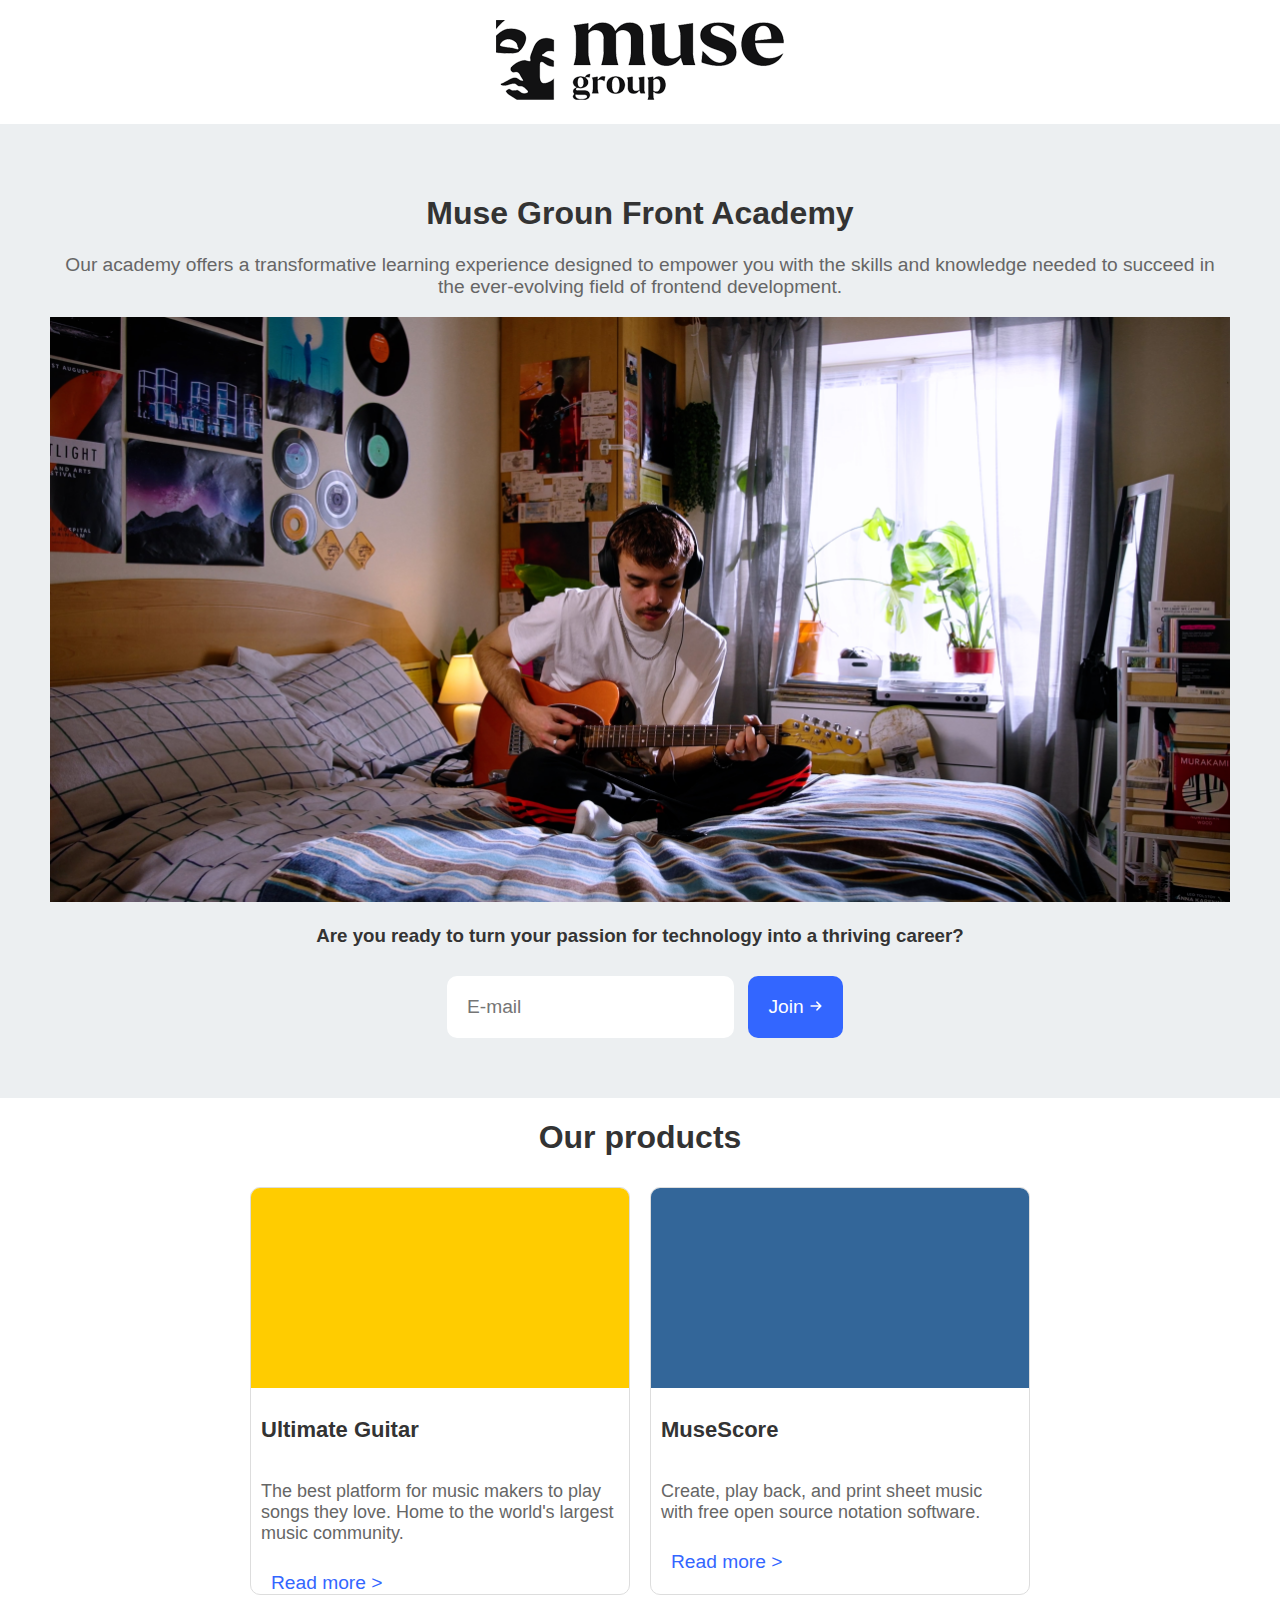
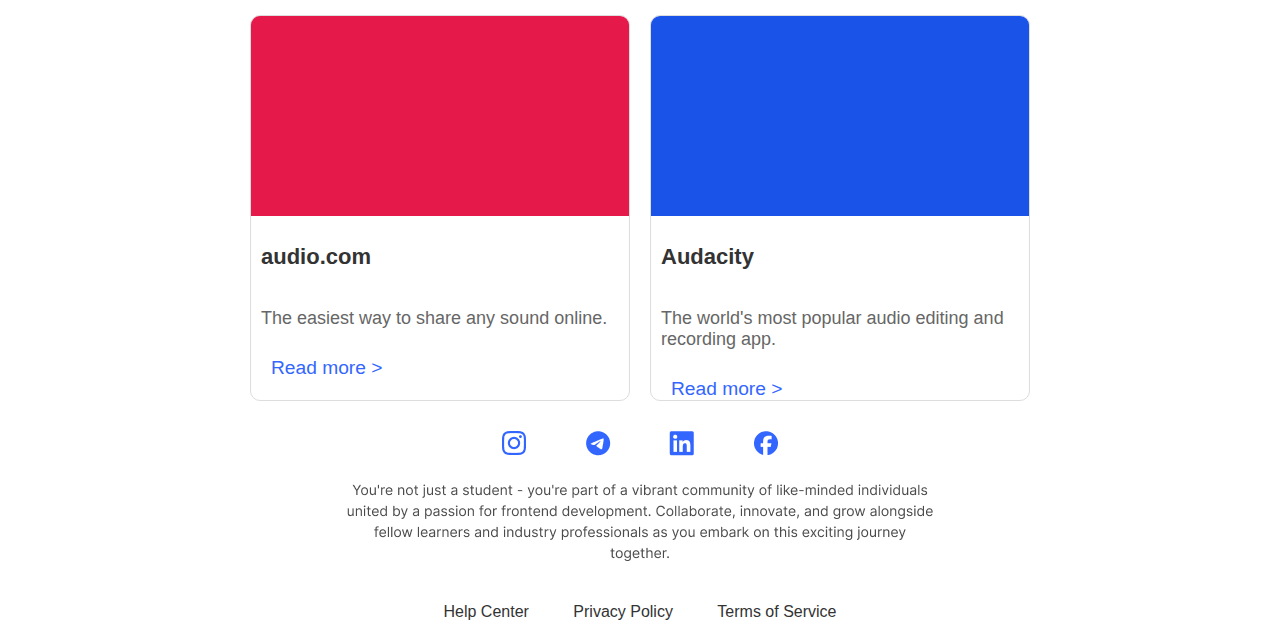
<file: index.html>
<!DOCTYPE html>
<html lang="en">
<head>
    <meta charset="UTF-8">
    <meta name="viewport" content="width=device-width, initial-scale=1.0">
    <link rel="stylesheet" type="text/css" href="style.css">
    <meta name='viewport' content='width=device-width, initial-scale=1.0'>
    <script src="script.js"></script>
    <title>Document</title>
</head>
<body>
    <div class="header">
             <img src="images/logo.png"/>
    </div>
    <div class="hero">
        <h1> Muse Groun Front Academy  </h1>
        <p>
        Our academy offers a transformative learning experience designed to empower you with the skills and knowledge needed to succeed in the ever-evolving field of frontend development.
        </p>  
            <img src="images/image-holder.png" class="cut">

        <form>
            <h3>Are you ready to turn your passion for technology into a thriving career?</h3>
            <input (type='email' id="email" name="email" type="text" placeholder='E-mail')>
            <button class="button" type="submit" value="Проверить" onClick="ValidMail()"> Join <img src="images/Type=ArrowRight.png"></button>
        </form>
        </div>
    </div>
        <h1>Our products</h1>
        <div class="card">
            <div class="product">
                <div class="product-image product-image-1"></div>
                <h2 class="product-title">Ultimate Guitar</h2>
                <p class="product-description">The best platform for music makers to play songs they love. Home to the world's largest music community.</p>
                <a href="#" class="read-more">Read more ></a>
            </div>
            <div class="product">
                <div class="product-image product-image-2"></div>
                <h2 class="product-title">MuseScore</h2>
                <p class="product-description">Create, play back, and print sheet music with free open source notation software.</p>
                <a href="#" class="read-more">Read more ></a>
            </div>
            <div class="product">
                <div class="product-image product-image-3"></div>
                <h2 class="product-title">audio.com</h2>
                <p class="product-description">The easiest way to share any sound online.</p>
                <a href="#" class="read-more">Read more ></a>
            </div>
            <div class="product">
                <div class="product-image product-image-4"></div>
                <h2 class="product-title">Audacity</h2>
                <p class="product-description">The world's most popular audio editing and recording app.</p>
                <a href="#" class="read-more">Read more ></a>
            </div>
        </div>
        <div class="social-media">
            <img src="images/Social & Text.png"/>
        </div>
      </body>
<footer>
    <div class="footer">
        <a href="#">Help Center</a>
        <a href="#">Privacy Policy</a>
        <a href="#">Terms of Service</a>
</footer>
</file>
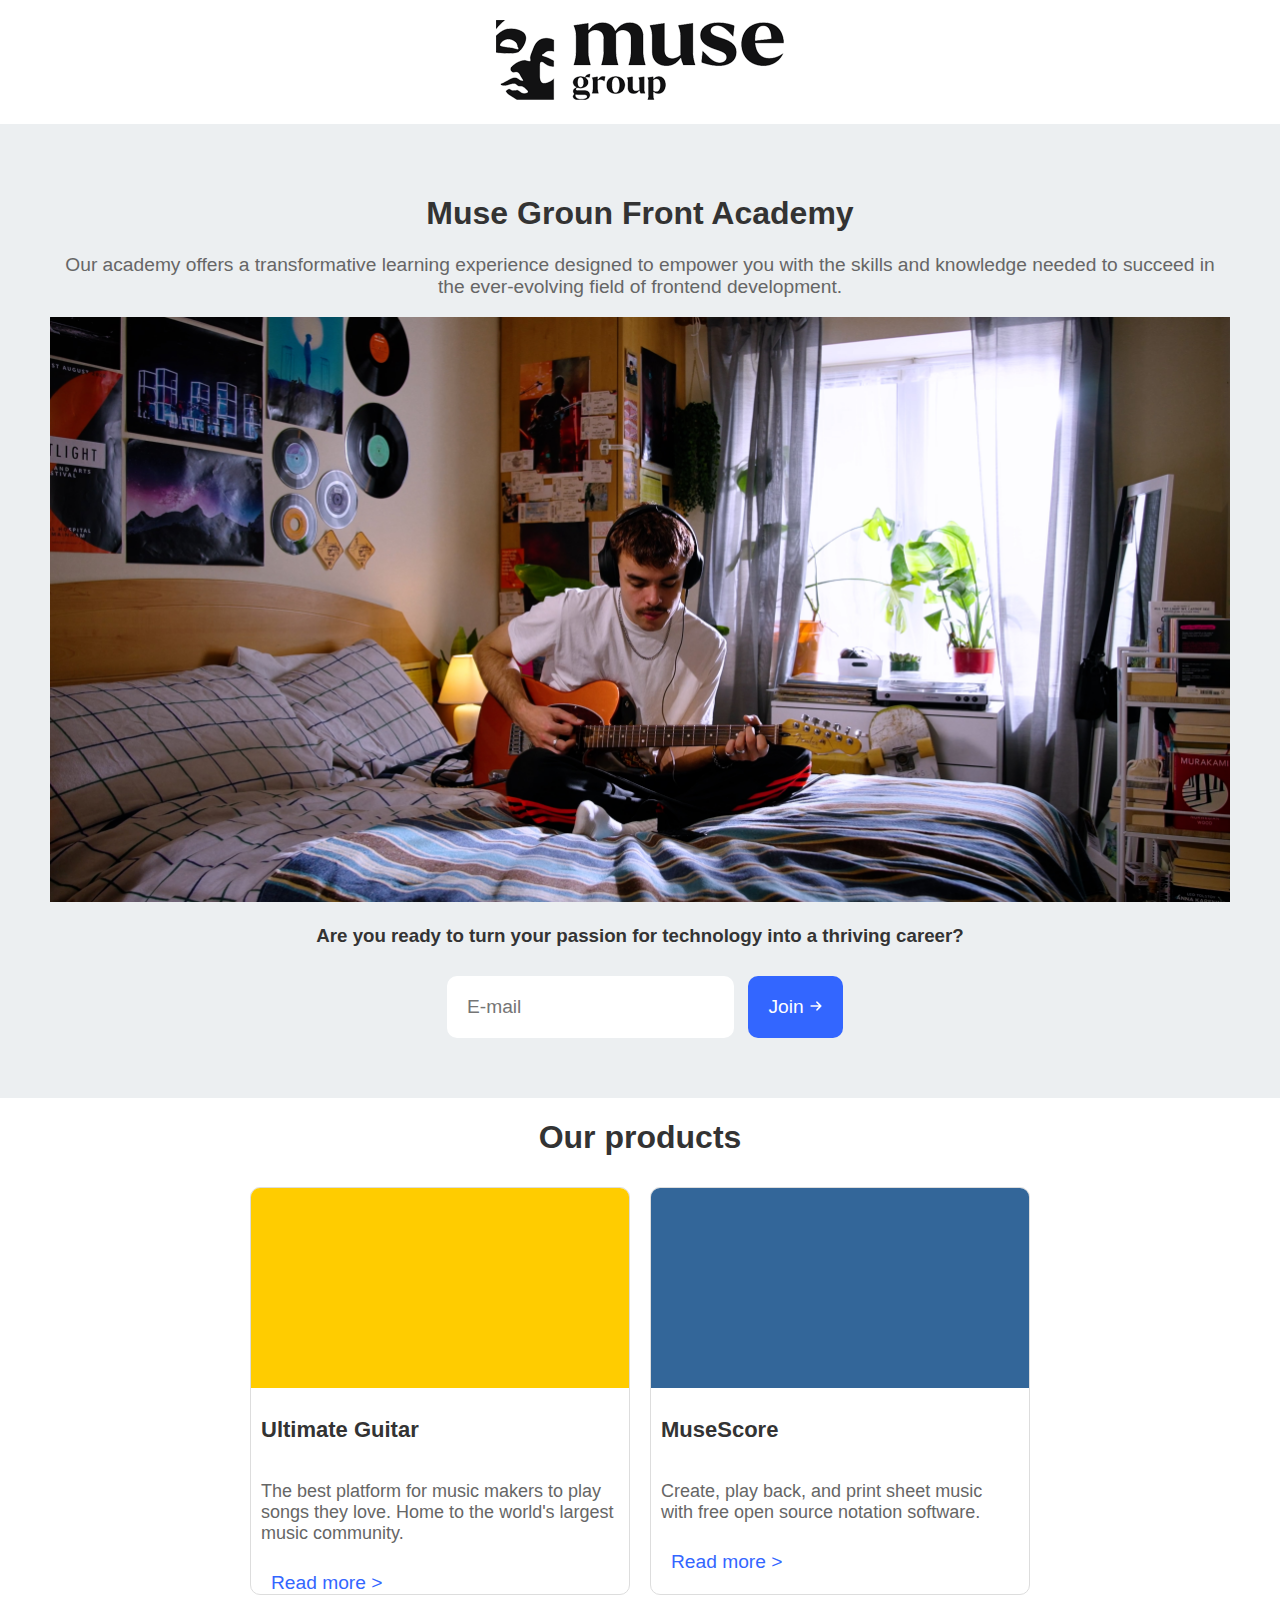
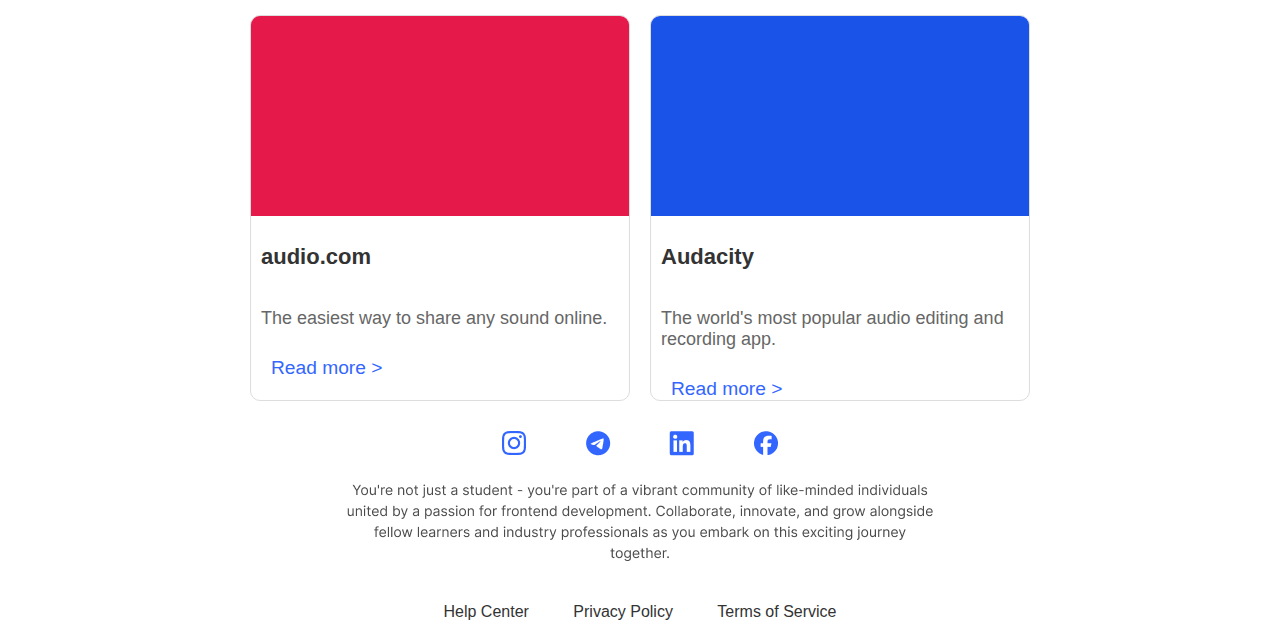
<file: www.html>
<!DOCTYPE html>
<html lang="en">
<head>
    <meta charset="UTF-8">
    <meta name="viewport" content="width=device-width, initial-scale=1.0">
    <link rel="stylesheet" type="text/css" href="style.css">
    <meta name='viewport' content='width=device-width, initial-scale=1.0'>
    <script src="script.js"></script>
    <title>Document</title>
</head>
<body>
    <div class="header">
             <img src="images/logo.png"/>
    </div>
    <div class="hero">
        <h1> Muse Groun Front Academy  </h1>
        <p>
        Our academy offers a transformative learning experience designed to empower you with the skills and knowledge needed to succeed in the ever-evolving field of frontend development.
        </p>  
            <img src="images/image-holder.png" class="cut">

        <form>
            <h3>Are you ready to turn your passion for technology into a thriving career?</h3>
            <input (type='email' id="email" name="email" type="text" placeholder='E-mail')>
            <button class="button" type="submit" value="Проверить" onClick="ValidMail()"> Join <img src="images/Type=ArrowRight.png"></button>
        </form>
        </div>
    </div>
        <h1>Our products</h1>
        <div class="card">
            <div class="product">
                <div class="product-image product-image-1"></div>
                <h2 class="product-title">Ultimate Guitar</h2>
                <p class="product-description">The best platform for music makers to play songs they love. Home to the world's largest music community.</p>
                <a href="#" class="read-more">Read more ></a>
            </div>
            <div class="product">
                <div class="product-image product-image-2"></div>
                <h2 class="product-title">MuseScore</h2>
                <p class="product-description">Create, play back, and print sheet music with free open source notation software.</p>
                <a href="#" class="read-more">Read more ></a>
            </div>
            <div class="product">
                <div class="product-image product-image-3"></div>
                <h2 class="product-title">audio.com</h2>
                <p class="product-description">The easiest way to share any sound online.</p>
                <a href="#" class="read-more">Read more ></a>
            </div>
            <div class="product">
                <div class="product-image product-image-4"></div>
                <h2 class="product-title">Audacity</h2>
                <p class="product-description">The world's most popular audio editing and recording app.</p>
                <a href="#" class="read-more">Read more ></a>
            </div>
        </div>
        <div class="social-media">
            <img src="images/Social & Text.png"/>
        </div>
      </body>
<footer>
    <div class="footer">
        <a href="#">Help Center</a>
        <a href="#">Privacy Policy</a>
        <a href="#">Terms of Service</a>
</footer>
</file>
<file: style.css>
body {
   font-family: Arial, sans-serif;
   margin: 0;
   padding: 0;
   color: #333;

}
h1{
   text-align: center;
}
.header {
   text-align: center;
   padding: 20px;
   background-color: #fff;
}

.hero {
   background-color: #eceff1;
   padding: 50px;
   text-align: center;
}
.cut{
   width: 100%; 
   height: 585px;
object-fit: cover; 
object-position: left right; 
}

.hero h2 {
   font-size: 2em;
   color: #333;
}

.hero p {
   font-size: 1.2em;
   color: #666;
}
.hero input {
   padding: 20px;
   font-size: 1.2em;
   border: none;
   border-radius: 10px;
   margin: 10px;
}

.button{
   padding: 20px;
   font-size: 1.2em;
   border: none;
   border-radius: 10px;
   background-color: #3366FF;
   color: #ffffff;
}
button:hover {
   background-color: #2B57D9;   
}
.card {
   display: grid;
   grid-template-columns: repeat(2, 1fr);
   max-width: 800px;
   margin: 0 auto;
   
}

.product {
   border: 1px solid #ddd;
   border-radius: 10px;
   overflow: hidden;
   margin: 10px;
}

.product-image {
   height: 200px;
   background-color: #ddd;
}

.product-image-1 {
   background-color: #ffcc00;
}

.product-image-2 {
   background-color: #336699;
}

.product-image-3 {
   background-color: #e6194b;
}

.product-image-4 {
   background-color: #1a53e8;
}

.product-title {
   padding: 10px;
   font-size: 22px;
   color: #333;
}

.product-description {
   padding: 10px;
   font-size: 18px;
   color: #666;
}

.read-more {
 
   padding: 20px;
   font-size: 1.2em;

   color:#3366FF;
   text-decoration: none;
   text-align: left;
   
}
.read-more:hover{
      color: #2B57D9;     
  }
.social-media {
   display: flex;
   justify-content: center;
   margin: 20px 0;
}
.footer {
   padding: 20px;
   text-align: center;
}

.footer a {
   margin: 0 20px;
   color: #333;
   text-decoration: none;
}
</file>
